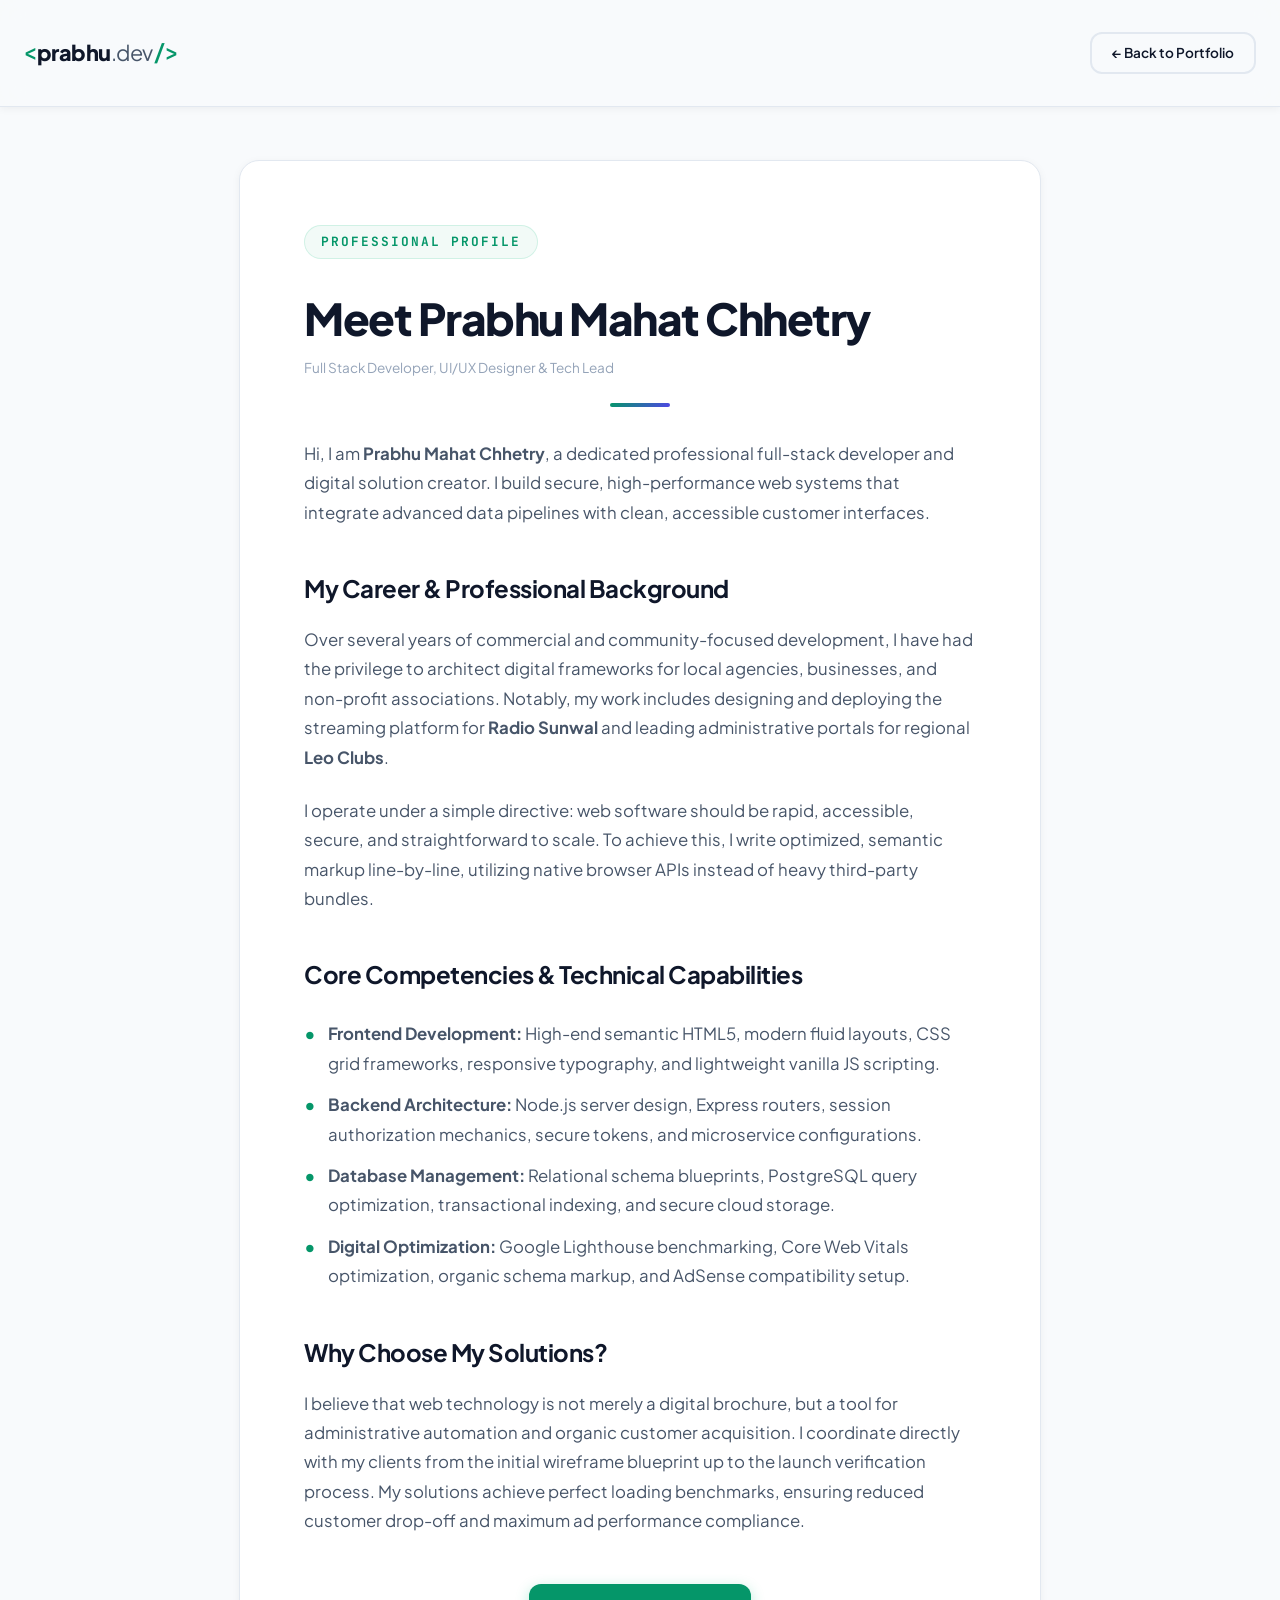
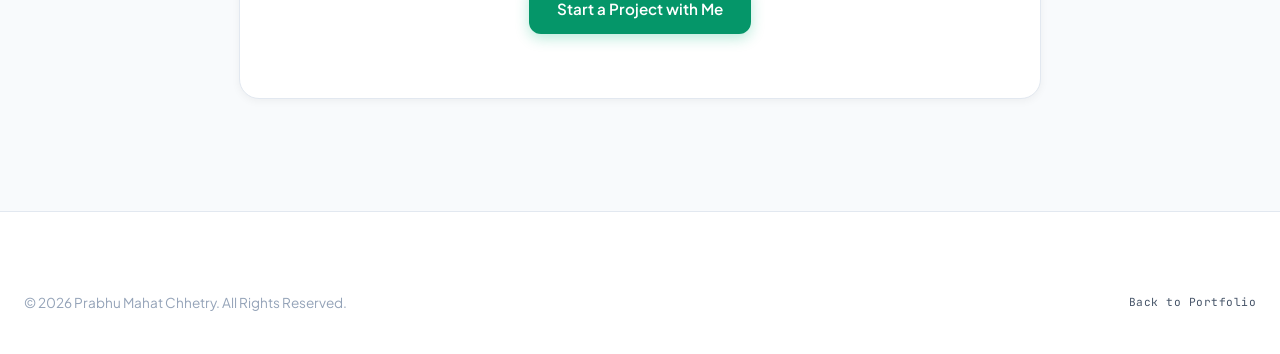
<file: about.html>
<!DOCTYPE html>
<html lang="en" data-theme="dark">
<head>
  <meta charset="UTF-8">
  <meta name="viewport" content="width=device-width, initial-scale=1.0">
  <meta name="description" content="About Prabhu Mahat Chhetry - Senior Full Stack Developer, UI/UX Designer, and Digital Consultant. Explore my career history, engineering values, and achievements.">
  <title>About Prabhu Mahat Chhetry | Full Stack Developer &amp; Consultant</title>
  
  <!-- Google Fonts -->
  <link rel="preconnect" href="https://fonts.googleapis.com">
  <link rel="preconnect" href="https://fonts.gstatic.com" crossorigin>
  <link href="https://fonts.googleapis.com/css2?family=Plus+Jakarta+Sans:wght@300;400;500;600;700;800&family=JetBrains+Mono:wght@400;500;600;700&display=swap" rel="stylesheet">
  
  <link rel="icon" type="image/svg+xml" href="data:image/svg+xml,%3Csvg xmlns='http://www.w3.org/2000/svg' viewBox='0 0 24 24' fill='%2310b981'%3E%3Cpath d='M12 2L2 7l10 5 10-5-10-5zM2 17l10 5 10-5M2 12l10 5 10-5'/%3E%3C/svg%3E">
  <link rel="stylesheet" href="/style.css">
</head>
<body>

  <!-- Minimal Header -->
  <header class="site-header scrolled">
    <div class="nav-container">
      <a href="/index.html#home" class="logo" aria-label="Prabhu Mahat Chhetry Logo">
        <span class="logo-accent">&lt;</span>prabhu<span class="logo-text">.dev</span><span class="logo-accent">/&gt;</span>
      </a>
      <div class="header-actions">
        <a href="/index.html" class="btn btn-outline btn-sm">← Back to Portfolio</a>
      </div>
    </div>
  </header>

  <main class="legal-page-content section-padding">
    <div class="container container-sm">
      <div class="legal-card">
        <span class="section-badge">Professional Profile</span>
        <h1 class="legal-title">Meet Prabhu Mahat Chhetry</h1>
        <p class="legal-meta">Full Stack Developer, UI/UX Designer &amp; Tech Lead</p>
        <div class="title-bar" style="margin-bottom: 2rem;"></div>

        <div class="legal-body">
          <p>Hi, I am <strong>Prabhu Mahat Chhetry</strong>, a dedicated professional full-stack developer and digital solution creator. I build secure, high-performance web systems that integrate advanced data pipelines with clean, accessible customer interfaces.</p>

          <h2>My Career &amp; Professional Background</h2>
          <p>Over several years of commercial and community-focused development, I have had the privilege to architect digital frameworks for local agencies, businesses, and non-profit associations. Notably, my work includes designing and deploying the streaming platform for <strong>Radio Sunwal</strong> and leading administrative portals for regional <strong>Leo Clubs</strong>.</p>
          <p>I operate under a simple directive: web software should be rapid, accessible, secure, and straightforward to scale. To achieve this, I write optimized, semantic markup line-by-line, utilizing native browser APIs instead of heavy third-party bundles.</p>

          <h2>Core Competencies &amp; Technical Capabilities</h2>
          <ul>
            <li><strong>Frontend Development:</strong> High-end semantic HTML5, modern fluid layouts, CSS grid frameworks, responsive typography, and lightweight vanilla JS scripting.</li>
            <li><strong>Backend Architecture:</strong> Node.js server design, Express routers, session authorization mechanics, secure tokens, and microservice configurations.</li>
            <li><strong>Database Management:</strong> Relational schema blueprints, PostgreSQL query optimization, transactional indexing, and secure cloud storage.</li>
            <li><strong>Digital Optimization:</strong> Google Lighthouse benchmarking, Core Web Vitals optimization, organic schema markup, and AdSense compatibility setup.</li>
          </ul>

          <h2>Why Choose My Solutions?</h2>
          <p>I believe that web technology is not merely a digital brochure, but a tool for administrative automation and organic customer acquisition. I coordinate directly with my clients from the initial wireframe blueprint up to the launch verification process. My solutions achieve perfect loading benchmarks, ensuring reduced customer drop-off and maximum ad performance compliance.</p>
          
          <div style="margin-top: 3rem; text-align: center;">
            <a href="/contact.html" class="btn btn-primary">Start a Project with Me</a>
          </div>
        </div>
      </div>
    </div>
  </main>

  <!-- Site Footer -->
  <footer class="site-footer">
    <div class="container footer-bottom-flex" style="border: none; padding-top: 0;">
      <p class="copyright">&copy; 2026 Prabhu Mahat Chhetry. All Rights Reserved.</p>
      <p class="adsense-disclosure font-mono"><a href="/index.html" style="color: var(--text-secondary);">Back to Portfolio</a></p>
    </div>
  </footer>

  <script>
    document.addEventListener('DOMContentLoaded', () => {
      const savedTheme = localStorage.getItem('theme') || 'dark';
      document.documentElement.setAttribute('data-theme', savedTheme);
    });
  </script>
</body>
</html>
</file>
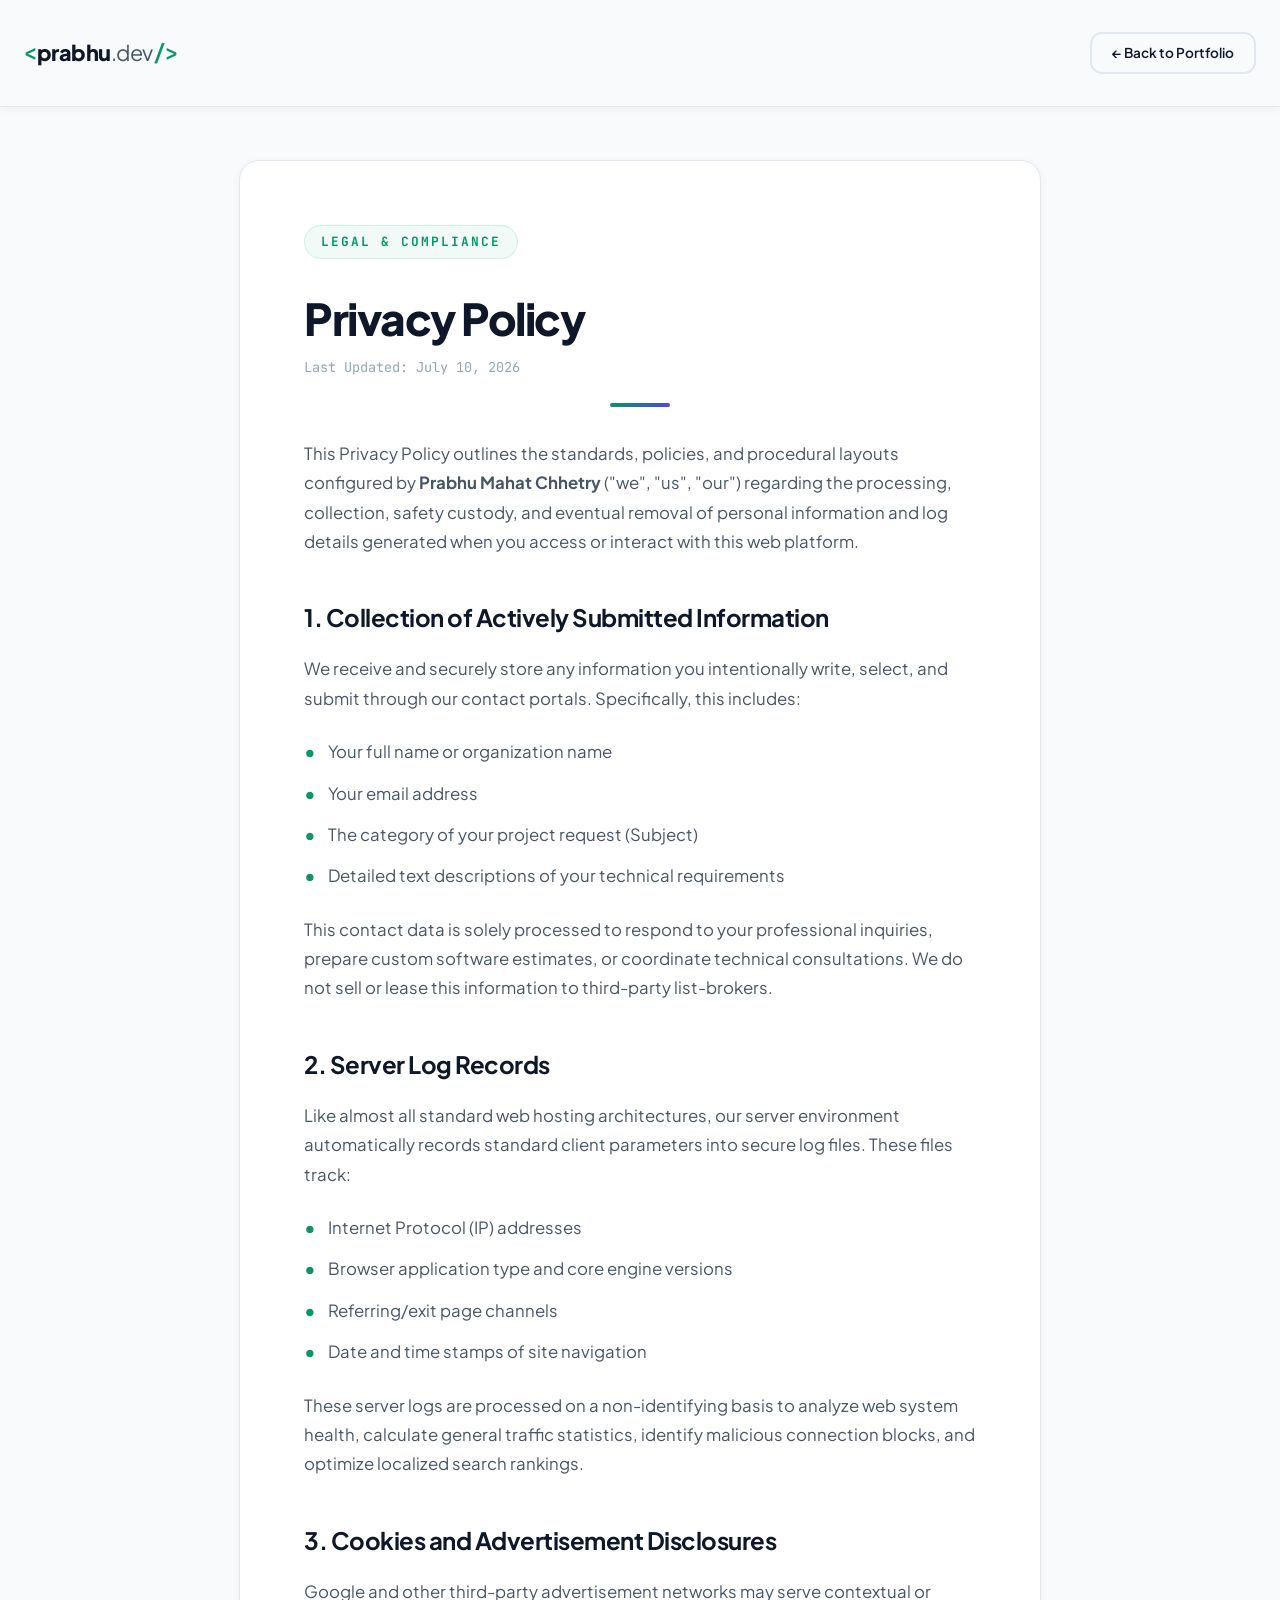
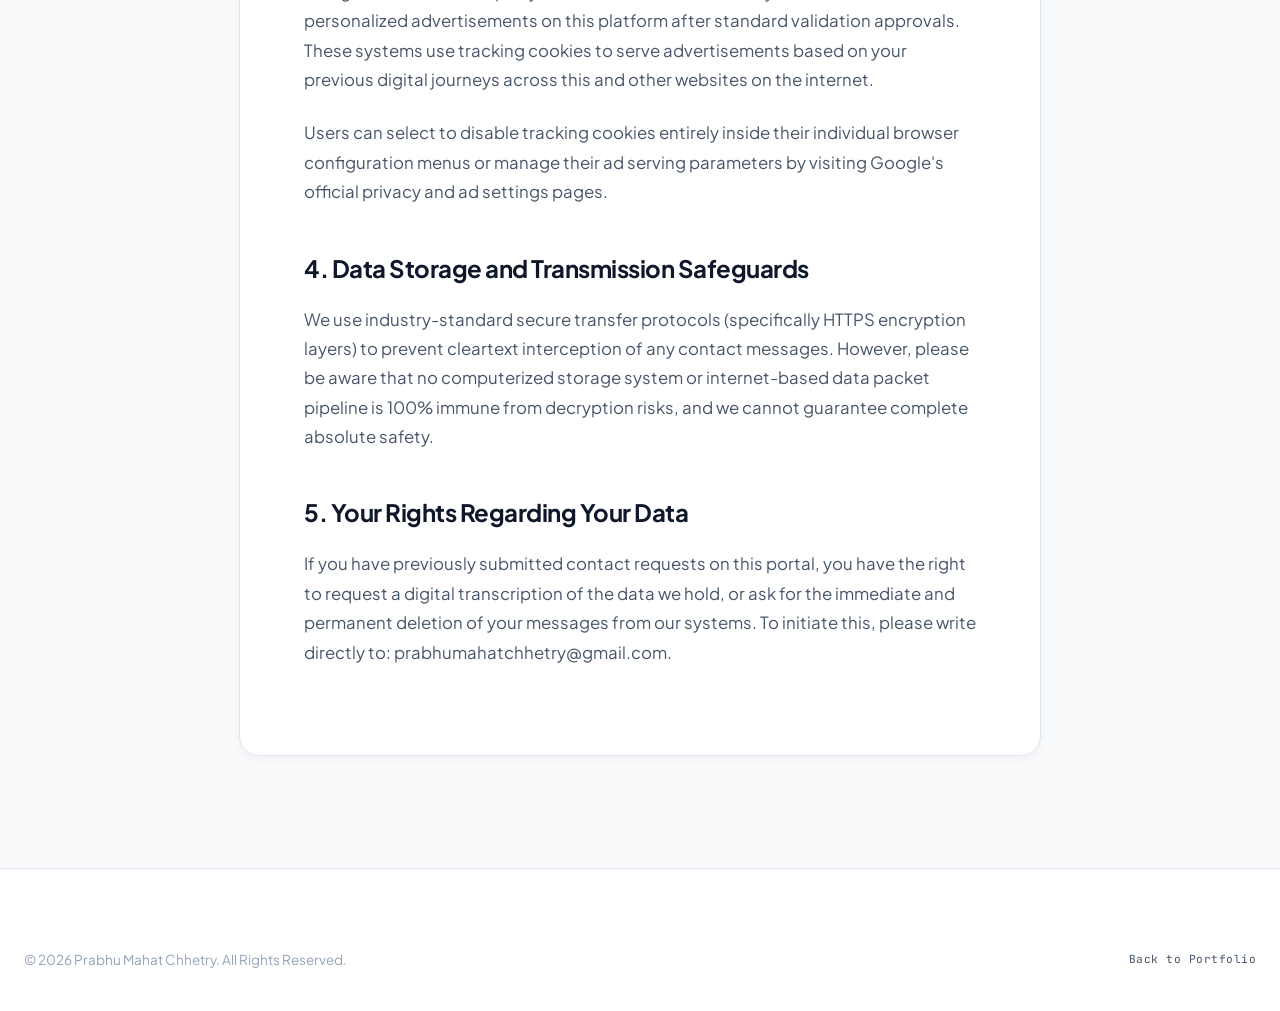
<file: privacy.html>
<!DOCTYPE html>
<html lang="en" data-theme="dark">
<head>
  <meta charset="UTF-8">
  <meta name="viewport" content="width=device-width, initial-scale=1.0">
  <meta name="description" content="Privacy Policy - Prabhu Mahat Chhetry. Detailed privacy protection parameters, data safety measures, and cookie disclosures.">
  <title>Privacy Policy | Prabhu Mahat Chhetry</title>
  
  <!-- Google Fonts -->
  <link rel="preconnect" href="https://fonts.googleapis.com">
  <link rel="preconnect" href="https://fonts.gstatic.com" crossorigin>
  <link href="https://fonts.googleapis.com/css2?family=Plus+Jakarta+Sans:wght@300;400;500;600;700;800&family=JetBrains+Mono:wght@400;500;600;700&display=swap" rel="stylesheet">
  
  <link rel="icon" type="image/svg+xml" href="data:image/svg+xml,%3Csvg xmlns='http://www.w3.org/2000/svg' viewBox='0 0 24 24' fill='%2310b981'%3E%3Cpath d='M12 2L2 7l10 5 10-5-10-5zM2 17l10 5 10-5M2 12l10 5 10-5'/%3E%3C/svg%3E">
  <link rel="stylesheet" href="/style.css">
</head>
<body>

  <!-- Minimal Header -->
  <header class="site-header scrolled">
    <div class="nav-container">
      <a href="/index.html#home" class="logo" aria-label="Prabhu Mahat Chhetry Logo">
        <span class="logo-accent">&lt;</span>prabhu<span class="logo-text">.dev</span><span class="logo-accent">/&gt;</span>
      </a>
      <div class="header-actions">
        <a href="/index.html" class="btn btn-outline btn-sm">← Back to Portfolio</a>
      </div>
    </div>
  </header>

  <main class="legal-page-content section-padding">
    <div class="container container-sm">
      <div class="legal-card">
        <span class="section-badge">Legal &amp; Compliance</span>
        <h1 class="legal-title">Privacy Policy</h1>
        <p class="legal-meta font-mono">Last Updated: July 10, 2026</p>
        <div class="title-bar" style="margin-bottom: 2rem;"></div>

        <div class="legal-body">
          <p>This Privacy Policy outlines the standards, policies, and procedural layouts configured by <strong>Prabhu Mahat Chhetry</strong> ("we", "us", "our") regarding the processing, collection, safety custody, and eventual removal of personal information and log details generated when you access or interact with this web platform.</p>
          
          <h2>1. Collection of Actively Submitted Information</h2>
          <p>We receive and securely store any information you intentionally write, select, and submit through our contact portals. Specifically, this includes:</p>
          <ul>
            <li>Your full name or organization name</li>
            <li>Your email address</li>
            <li>The category of your project request (Subject)</li>
            <li>Detailed text descriptions of your technical requirements</li>
          </ul>
          <p>This contact data is solely processed to respond to your professional inquiries, prepare custom software estimates, or coordinate technical consultations. We do not sell or lease this information to third-party list-brokers.</p>

          <h2>2. Server Log Records</h2>
          <p>Like almost all standard web hosting architectures, our server environment automatically records standard client parameters into secure log files. These files track:</p>
          <ul>
            <li>Internet Protocol (IP) addresses</li>
            <li>Browser application type and core engine versions</li>
            <li>Referring/exit page channels</li>
            <li>Date and time stamps of site navigation</li>
          </ul>
          <p>These server logs are processed on a non-identifying basis to analyze web system health, calculate general traffic statistics, identify malicious connection blocks, and optimize localized search rankings.</p>

          <h2>3. Cookies and Advertisement Disclosures</h2>
          <p>Google and other third-party advertisement networks may serve contextual or personalized advertisements on this platform after standard validation approvals. These systems use tracking cookies to serve advertisements based on your previous digital journeys across this and other websites on the internet.</p>
          <p>Users can select to disable tracking cookies entirely inside their individual browser configuration menus or manage their ad serving parameters by visiting Google's official privacy and ad settings pages.</p>

          <h2>4. Data Storage and Transmission Safeguards</h2>
          <p>We use industry-standard secure transfer protocols (specifically HTTPS encryption layers) to prevent cleartext interception of any contact messages. However, please be aware that no computerized storage system or internet-based data packet pipeline is 100% immune from decryption risks, and we cannot guarantee complete absolute safety.</p>

          <h2>5. Your Rights Regarding Your Data</h2>
          <p>If you have previously submitted contact requests on this portal, you have the right to request a digital transcription of the data we hold, or ask for the immediate and permanent deletion of your messages from our systems. To initiate this, please write directly to: <a href="mailto:prabhumahatchhetry@gmail.com">prabhumahatchhetry@gmail.com</a>.</p>
        </div>
      </div>
    </div>
  </main>

  <!-- Site Footer -->
  <footer class="site-footer">
    <div class="container footer-bottom-flex" style="border: none; padding-top: 0;">
      <p class="copyright">&copy; 2026 Prabhu Mahat Chhetry. All Rights Reserved.</p>
      <p class="adsense-disclosure font-mono"><a href="/index.html" style="color: var(--text-secondary);">Back to Portfolio</a></p>
    </div>
  </footer>

  <script>
    // Simple theme restoration from localStorage for the subpages
    document.addEventListener('DOMContentLoaded', () => {
      const savedTheme = localStorage.getItem('theme') || 'dark';
      document.documentElement.setAttribute('data-theme', savedTheme);
    });
  </script>
</body>
</html>
</file>
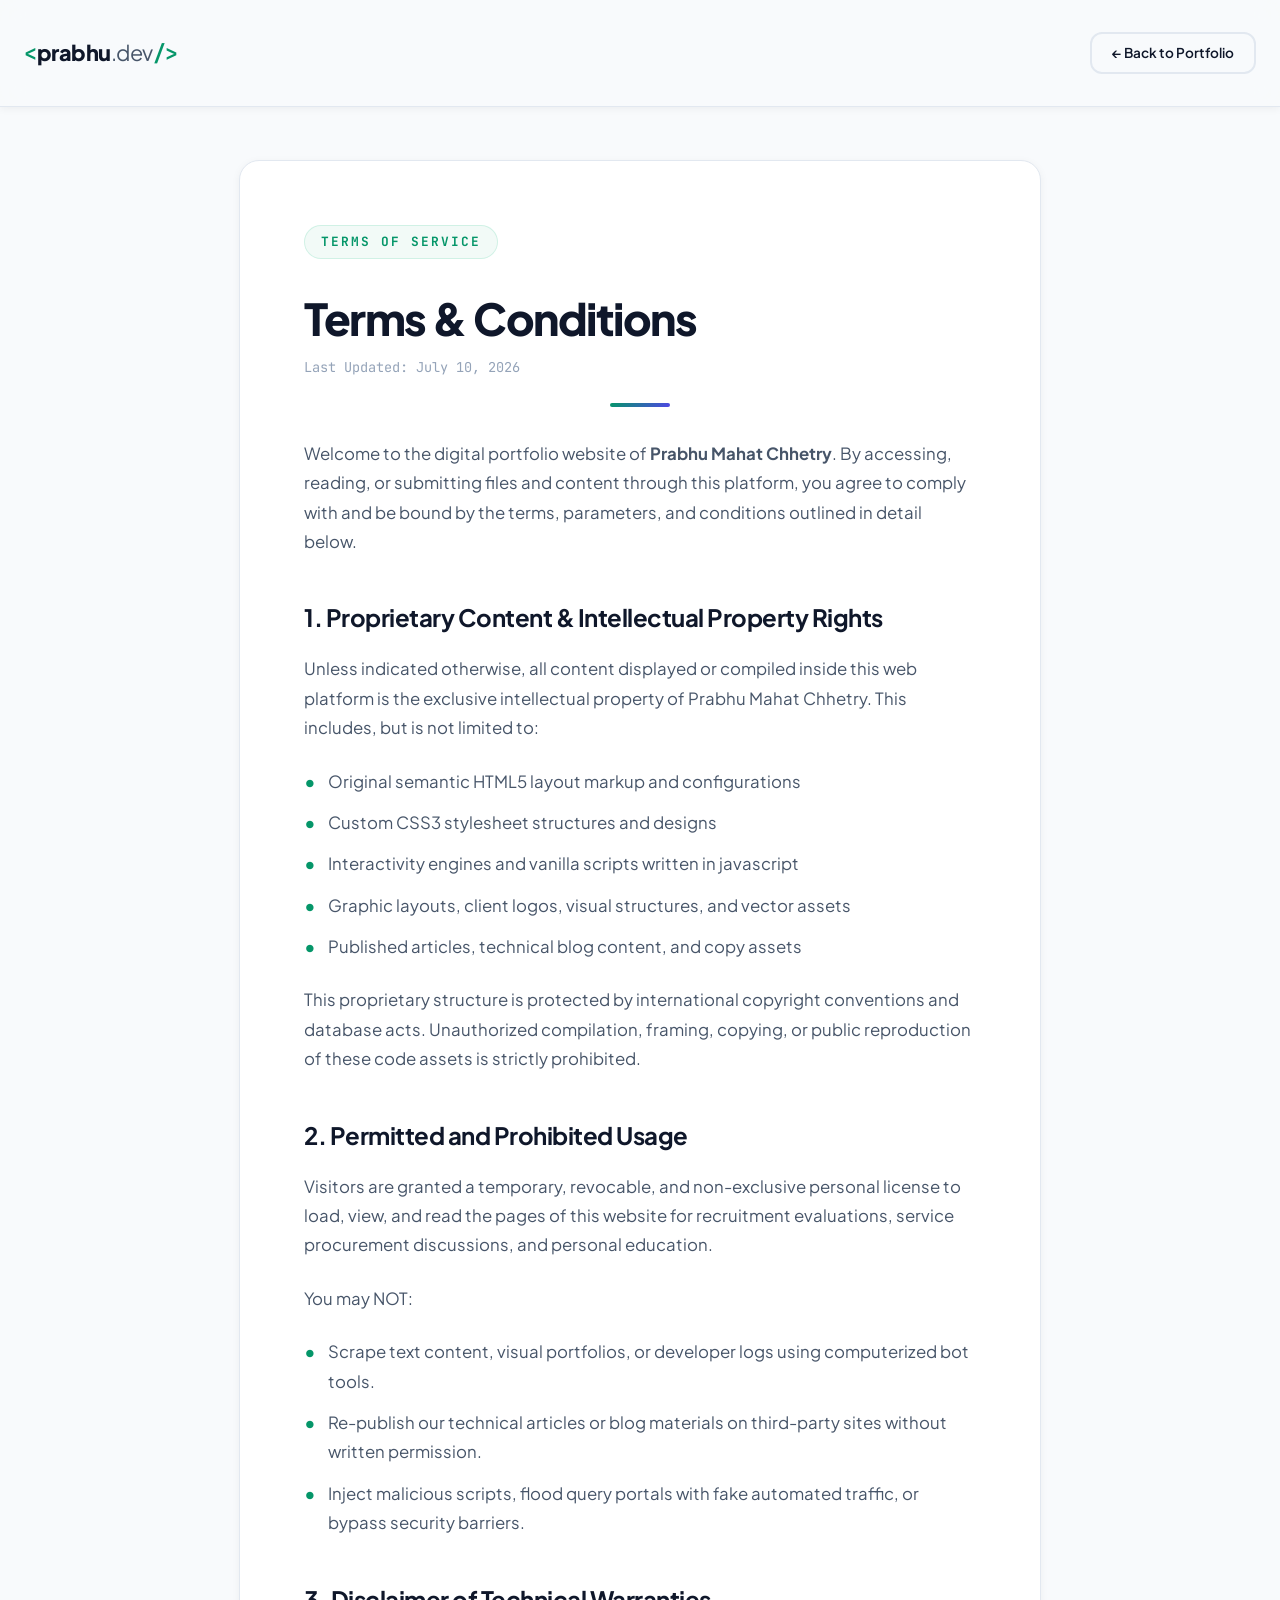
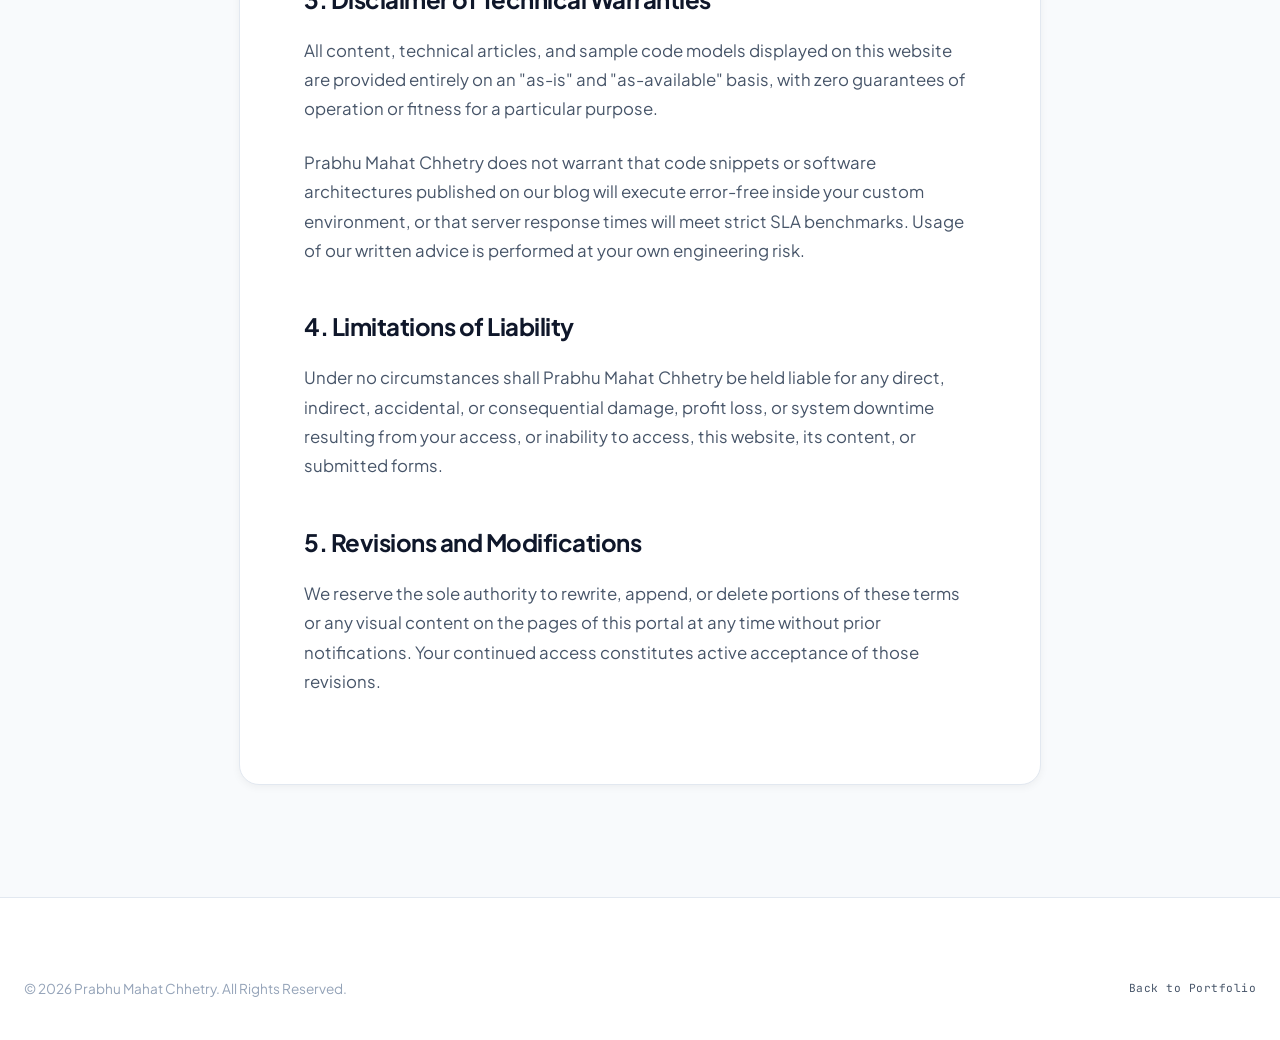
<file: terms.html>
<!DOCTYPE html>
<html lang="en" data-theme="dark">
<head>
  <meta charset="UTF-8">
  <meta name="viewport" content="width=device-width, initial-scale=1.0">
  <meta name="description" content="Terms & Conditions - Prabhu Mahat Chhetry. Review our intellectual property guidelines, allowable usage clauses, and liability limitations.">
  <title>Terms &amp; Conditions | Prabhu Mahat Chhetry</title>
  
  <!-- Google Fonts -->
  <link rel="preconnect" href="https://fonts.googleapis.com">
  <link rel="preconnect" href="https://fonts.gstatic.com" crossorigin>
  <link href="https://fonts.googleapis.com/css2?family=Plus+Jakarta+Sans:wght@300;400;500;600;700;800&family=JetBrains+Mono:wght@400;500;600;700&display=swap" rel="stylesheet">
  
  <link rel="icon" type="image/svg+xml" href="data:image/svg+xml,%3Csvg xmlns='http://www.w3.org/2000/svg' viewBox='0 0 24 24' fill='%2310b981'%3E%3Cpath d='M12 2L2 7l10 5 10-5-10-5zM2 17l10 5 10-5M2 12l10 5 10-5'/%3E%3C/svg%3E">
  <link rel="stylesheet" href="/style.css">
</head>
<body>

  <!-- Minimal Header -->
  <header class="site-header scrolled">
    <div class="nav-container">
      <a href="/index.html#home" class="logo" aria-label="Prabhu Mahat Chhetry Logo">
        <span class="logo-accent">&lt;</span>prabhu<span class="logo-text">.dev</span><span class="logo-accent">/&gt;</span>
      </a>
      <div class="header-actions">
        <a href="/index.html" class="btn btn-outline btn-sm">← Back to Portfolio</a>
      </div>
    </div>
  </header>

  <main class="legal-page-content section-padding">
    <div class="container container-sm">
      <div class="legal-card">
        <span class="section-badge">Terms of Service</span>
        <h1 class="legal-title">Terms &amp; Conditions</h1>
        <p class="legal-meta font-mono">Last Updated: July 10, 2026</p>
        <div class="title-bar" style="margin-bottom: 2rem;"></div>

        <div class="legal-body">
          <p>Welcome to the digital portfolio website of <strong>Prabhu Mahat Chhetry</strong>. By accessing, reading, or submitting files and content through this platform, you agree to comply with and be bound by the terms, parameters, and conditions outlined in detail below.</p>
          
          <h2>1. Proprietary Content &amp; Intellectual Property Rights</h2>
          <p>Unless indicated otherwise, all content displayed or compiled inside this web platform is the exclusive intellectual property of Prabhu Mahat Chhetry. This includes, but is not limited to:</p>
          <ul>
            <li>Original semantic HTML5 layout markup and configurations</li>
            <li>Custom CSS3 stylesheet structures and designs</li>
            <li>Interactivity engines and vanilla scripts written in javascript</li>
            <li>Graphic layouts, client logos, visual structures, and vector assets</li>
            <li>Published articles, technical blog content, and copy assets</li>
          </ul>
          <p>This proprietary structure is protected by international copyright conventions and database acts. Unauthorized compilation, framing, copying, or public reproduction of these code assets is strictly prohibited.</p>

          <h2>2. Permitted and Prohibited Usage</h2>
          <p>Visitors are granted a temporary, revocable, and non-exclusive personal license to load, view, and read the pages of this website for recruitment evaluations, service procurement discussions, and personal education.</p>
          <p>You may NOT:</p>
          <ul>
            <li>Scrape text content, visual portfolios, or developer logs using computerized bot tools.</li>
            <li>Re-publish our technical articles or blog materials on third-party sites without written permission.</li>
            <li>Inject malicious scripts, flood query portals with fake automated traffic, or bypass security barriers.</li>
          </ul>

          <h2>3. Disclaimer of Technical Warranties</h2>
          <p>All content, technical articles, and sample code models displayed on this website are provided entirely on an "as-is" and "as-available" basis, with zero guarantees of operation or fitness for a particular purpose.</p>
          <p>Prabhu Mahat Chhetry does not warrant that code snippets or software architectures published on our blog will execute error-free inside your custom environment, or that server response times will meet strict SLA benchmarks. Usage of our written advice is performed at your own engineering risk.</p>

          <h2>4. Limitations of Liability</h2>
          <p>Under no circumstances shall Prabhu Mahat Chhetry be held liable for any direct, indirect, accidental, or consequential damage, profit loss, or system downtime resulting from your access, or inability to access, this website, its content, or submitted forms.</p>

          <h2>5. Revisions and Modifications</h2>
          <p>We reserve the sole authority to rewrite, append, or delete portions of these terms or any visual content on the pages of this portal at any time without prior notifications. Your continued access constitutes active acceptance of those revisions.</p>
        </div>
      </div>
    </div>
  </main>

  <!-- Site Footer -->
  <footer class="site-footer">
    <div class="container footer-bottom-flex" style="border: none; padding-top: 0;">
      <p class="copyright">&copy; 2026 Prabhu Mahat Chhetry. All Rights Reserved.</p>
      <p class="adsense-disclosure font-mono"><a href="/index.html" style="color: var(--text-secondary);">Back to Portfolio</a></p>
    </div>
  </footer>

  <script>
    document.addEventListener('DOMContentLoaded', () => {
      const savedTheme = localStorage.getItem('theme') || 'dark';
      document.documentElement.setAttribute('data-theme', savedTheme);
    });
  </script>
</body>
</html>
</file>
<file: style.css>
/* ==========================================================================
   PRABHU MAHAT CHHETRY - HIGH-END PROFESSIONAL DEVELOPER PORTFOLIO STYLESHEET
   Pure CSS3 Implementation, 100% Responsive, Zero Framework Dependencies
   ========================================================================== */

/* 1. DESIGN SYSTEM VARIABLES */
:root {
  /* Font Families */
  --font-sans: 'Plus Jakarta Sans', ui-sans-serif, system-ui, -apple-system, sans-serif;
  --font-mono: 'JetBrains Mono', ui-monospace, SFMono-Regular, monospace;

  /* Transitions */
  --transition-smooth: all 0.3s cubic-bezier(0.4, 0, 0.2, 1);
  --transition-bounce: all 0.5s cubic-bezier(0.175, 0.885, 0.32, 1.275);
  
  /* Border Radius */
  --radius-sm: 6px;
  --radius-md: 12px;
  --radius-lg: 20px;
  --radius-full: 9999px;

  /* Shadows */
  --shadow-sm: 0 2px 8px rgba(0, 0, 0, 0.05);
  --shadow-md: 0 8px 24px rgba(0, 0, 0, 0.08);
  --shadow-lg: 0 16px 40px rgba(0, 0, 0, 0.12);
}

/* 1.1 DARK THEME (Default) */
html[data-theme="dark"] {
  --bg-primary: #0a0f1d;
  --bg-secondary: #0f172a;
  --bg-tertiary: #1e293b;
  
  --card-bg: rgba(15, 23, 42, 0.8);
  --card-hover-bg: rgba(30, 41, 59, 0.9);
  --border-color: rgba(255, 255, 255, 0.08);
  --border-hover: rgba(16, 185, 129, 0.4);
  
  --text-primary: #f8fafc;
  --text-secondary: #94a3b8;
  --text-muted: #64748b;
  
  --accent-primary: #10b981; /* Emerald */
  --accent-secondary: #6366f1; /* Indigo */
  --accent-glow: rgba(16, 185, 129, 0.15);
  --accent-light: rgba(16, 185, 129, 0.1);
  
  --header-bg: rgba(10, 15, 29, 0.8);
  --input-bg: #090d16;
  --input-border: rgba(255, 255, 255, 0.1);
  --success-bg: rgba(16, 185, 129, 0.1);
  
  --gradient-1: linear-gradient(135deg, #10b981 0%, #6366f1 100%);
}

/* 1.2 LIGHT THEME */
html[data-theme="light"] {
  --bg-primary: #f8fafc;
  --bg-secondary: #ffffff;
  --bg-tertiary: #f1f5f9;
  
  --card-bg: #ffffff;
  --card-hover-bg: #f8fafc;
  --border-color: #e2e8f0;
  --border-hover: rgba(16, 185, 129, 0.6);
  
  --text-primary: #0f172a;
  --text-secondary: #475569;
  --text-muted: #94a3b8;
  
  --accent-primary: #059669; /* Rich Emerald */
  --accent-secondary: #4f46e5; /* Rich Indigo */
  --accent-glow: rgba(5, 150, 105, 0.1);
  --accent-light: rgba(5, 150, 105, 0.05);
  
  --header-bg: rgba(248, 250, 252, 0.8);
  --input-bg: #ffffff;
  --input-border: #cbd5e1;
  --success-bg: rgba(5, 150, 105, 0.08);
  
  --gradient-1: linear-gradient(135deg, #059669 0%, #4f46e5 100%);
}

/* 2. BASE RESET & GENERAL STYLES */
*, *::before, *::after {
  box-sizing: border-box;
  margin: 0;
  padding: 0;
}

html {
  scroll-behavior: smooth;
  font-size: 16px;
  -webkit-text-size-adjust: 100%;
  -ms-overflow-style: none;  /* IE and Edge */
  scrollbar-width: none;  /* Firefox */
}

/* Hide scrollbar globally for Chrome, Safari and Opera */
::-webkit-scrollbar {
  display: none;
}

body {
  font-family: var(--font-sans);
  background-color: var(--bg-primary);
  color: var(--text-primary);
  line-height: 1.6;
  overflow-x: hidden;
  transition: background-color 0.3s ease, color 0.3s ease;
  -ms-overflow-style: none;  /* IE and Edge */
  scrollbar-width: none;  /* Firefox */
}

ul, ol {
  list-style: none;
}

a {
  color: inherit;
  text-decoration: none;
  transition: var(--transition-smooth);
}

button, input, textarea, select {
  font-family: inherit;
  font-size: inherit;
  color: inherit;
  background: none;
  border: none;
  outline: none;
}

img {
  max-width: 100%;
  height: auto;
  display: block;
}

/* Font helpers */
.font-mono {
  font-family: var(--font-mono);
}

/* 3. LAYOUT CONTAINERS & GRID STRUCTURE */
.container {
  width: 100%;
  max-width: 1400px;
  margin: 0 auto;
  padding: 0 1.5rem;
}

.container-sm {
  max-width: 850px;
}

.section-padding {
  padding: 7rem 0;
}

.bg-alt {
  background-color: var(--bg-secondary);
}

/* 4. REUSABLE UI ELEMENTS (Buttons, Badges, Titles) */
.btn {
  display: inline-flex;
  align-items: center;
  justify-content: center;
  padding: 0.75rem 1.75rem;
  font-weight: 600;
  border-radius: var(--radius-md);
  cursor: pointer;
  transition: var(--transition-bounce);
  font-size: 0.95rem;
  gap: 0.5rem;
}

.btn-primary {
  background-color: var(--accent-primary);
  color: #ffffff;
  box-shadow: 0 4px 14px rgba(16, 185, 129, 0.3);
}

.btn-primary:hover {
  background-color: var(--accent-secondary);
  box-shadow: 0 6px 20px rgba(99, 102, 240, 0.4);
  transform: translateY(-2px);
}

.btn-outline {
  border: 2px solid var(--border-color);
  color: var(--text-primary);
}

.btn-outline:hover {
  border-color: var(--accent-primary);
  color: var(--accent-primary);
  background-color: var(--accent-light);
  transform: translateY(-2px);
}

.btn-sm {
  padding: 0.5rem 1.25rem;
  font-size: 0.85rem;
}

.btn-lg {
  padding: 0.9rem 2.25rem;
  font-size: 1.05rem;
}

/* Text styles */
.gradient-text {
  background: var(--gradient-1);
  -webkit-background-clip: text;
  -webkit-text-fill-color: transparent;
  background-clip: text;
}

.section-title-container {
  display: flex;
  flex-direction: column;
  align-items: center;
  text-align: center;
  margin-bottom: 5rem;
}

.section-badge {
  display: inline-block;
  font-family: var(--font-mono);
  font-size: 0.8rem;
  font-weight: 700;
  color: var(--accent-primary);
  text-transform: uppercase;
  letter-spacing: 2px;
  background-color: var(--accent-light);
  padding: 0.35rem 1rem;
  border-radius: var(--radius-full);
  border: 1px solid rgba(16, 185, 129, 0.15);
  margin-bottom: 1rem;
}

.section-title {
  font-size: 2.5rem;
  font-weight: 800;
  letter-spacing: -1px;
  margin-top: 0.5rem;
}

.section-desc {
  font-size: 1.05rem;
  color: var(--text-secondary);
  max-width: 650px;
  margin: 1rem auto 0 auto;
  line-height: 1.6;
  text-align: center;
}

.title-bar {
  width: 60px;
  height: 4px;
  background: var(--gradient-1);
  border-radius: var(--radius-full);
  margin: 1rem auto 0 auto;
}

/* 5. HEADER & NAVIGATION */
.site-header {
  position: fixed;
  top: 0;
  left: 0;
  width: 100%;
  z-index: 100;
  background-color: transparent;
  border-bottom: 1px solid transparent;
  transition: var(--transition-smooth);
}

.site-header.scrolled {
  background-color: var(--header-bg);
  backdrop-filter: blur(12px);
  -webkit-backdrop-filter: blur(12px);
  border-bottom: 1px solid var(--border-color);
  box-shadow: var(--shadow-sm);
  padding: 0.75rem 0;
}

.nav-container {
  max-width: 1400px;
  margin: 0 auto;
  padding: 1.25rem 1.5rem;
  display: flex;
  align-items: center;
  justify-content: space-between;
}

.logo {
  font-size: 1.35rem;
  font-weight: 800;
  letter-spacing: -0.5px;
  color: var(--text-primary);
  display: flex;
  align-items: center;
}

.logo-accent {
  color: var(--accent-primary);
  font-family: var(--font-mono);
  font-weight: 700;
}

.logo-text {
  font-weight: 400;
  color: var(--text-secondary);
}

.desktop-nav .nav-list {
  display: flex;
  gap: 2.25rem;
}

.nav-link {
  font-size: 0.95rem;
  font-weight: 500;
  color: var(--text-secondary);
  position: relative;
  padding: 0.5rem 0;
}

.nav-link:hover, .nav-link.active {
  color: var(--text-primary);
}

.nav-link::after {
  content: '';
  position: absolute;
  bottom: 0;
  left: 0;
  width: 0;
  height: 2px;
  background-color: var(--accent-primary);
  transition: var(--transition-smooth);
}

.nav-link:hover::after, .nav-link.active::after {
  width: 100%;
}

.header-actions {
  display: flex;
  align-items: center;
  gap: 1.25rem;
}

.theme-toggle-btn {
  background: none;
  border: 1px solid var(--border-color);
  width: 40px;
  height: 40px;
  border-radius: var(--radius-md);
  display: flex;
  align-items: center;
  justify-content: center;
  cursor: pointer;
  transition: var(--transition-smooth);
  color: var(--text-secondary);
}

.theme-toggle-btn:hover {
  border-color: var(--accent-primary);
  color: var(--accent-primary);
  background-color: var(--accent-light);
}

/* Toggle Sun/Moon Icon states */
html[data-theme="dark"] .theme-toggle-btn .sun-icon {
  display: block;
}
html[data-theme="dark"] .theme-toggle-btn .moon-icon {
  display: none;
}
html[data-theme="light"] .theme-toggle-btn .sun-icon {
  display: none;
}
html[data-theme="light"] .theme-toggle-btn .moon-icon {
  display: block;
}

.header-cta {
  font-size: 0.85rem;
  padding: 0.55rem 1.25rem;
}

/* 5.1 MOBILE DRAWER NAVIGATION */
.hamburger-btn {
  display: none;
  flex-direction: column;
  justify-content: space-between;
  width: 24px;
  height: 18px;
  background: none;
  border: none;
  cursor: pointer;
  z-index: 110;
}

.hamburger-line {
  width: 100%;
  height: 2px;
  background-color: var(--text-primary);
  border-radius: var(--radius-full);
  transition: var(--transition-smooth);
}

/* Mobile Overlay Drawer */
.mobile-menu-overlay {
  position: fixed;
  top: 0;
  left: 0;
  width: 100%;
  height: 100%;
  background-color: rgba(10, 15, 29, 0.6);
  backdrop-filter: blur(8px);
  -webkit-backdrop-filter: blur(8px);
  z-index: 200;
  opacity: 0;
  visibility: hidden;
  transition: var(--transition-smooth);
}

.mobile-menu-overlay.open {
  opacity: 1;
  visibility: visible;
}

.mobile-drawer {
  position: fixed;
  top: 0;
  right: 0;
  width: 100%;
  max-width: 380px;
  height: 100%;
  background-color: var(--bg-secondary);
  border-left: 1px solid var(--border-color);
  padding: 2rem 2.5rem;
  display: flex;
  flex-direction: column;
  justify-content: space-between;
  box-shadow: var(--shadow-lg);
  transform: translateX(100%);
  transition: transform 0.4s cubic-bezier(0.16, 1, 0.3, 1);
}

.mobile-menu-overlay.open .mobile-drawer {
  transform: translateX(0);
}

.mobile-drawer-header {
  display: flex;
  align-items: center;
  justify-content: space-between;
}

.mobile-drawer-header .logo {
  font-size: 1.25rem;
  font-weight: 800;
}

.mobile-drawer-header .close-btn {
  font-size: 2.25rem;
  cursor: pointer;
  color: var(--text-secondary);
  transition: var(--transition-smooth);
  width: 40px;
  height: 40px;
  display: flex;
  align-items: center;
  justify-content: center;
  border-radius: var(--radius-full);
  border: 1px solid var(--border-color);
}

.mobile-drawer-header .close-btn:hover {
  color: var(--accent-primary);
  border-color: var(--accent-primary);
  background-color: var(--accent-light);
}

.mobile-drawer-nav {
  margin: 3.5rem 0;
}

.mobile-drawer-nav ul {
  display: flex;
  flex-direction: column;
  gap: 1.75rem;
}

.mobile-nav-link {
  font-size: 1.35rem;
  font-weight: 600;
  color: var(--text-secondary);
  display: block;
}

.mobile-nav-link:hover {
  color: var(--accent-primary);
  padding-left: 0.5rem;
}

.mobile-drawer-footer {
  font-size: 0.85rem;
  color: var(--text-muted);
  border-top: 1px solid var(--border-color);
  padding-top: 1.5rem;
}

.drawer-status {
  color: var(--accent-primary);
  font-weight: 600;
  margin-top: 0.5rem;
}

/* 6. HERO SECTION */
.hero-section {
  position: relative;
  padding: 10.5rem 0 7.5rem 0;
  overflow: hidden;
}

.hero-bg-accent-1 {
  position: absolute;
  top: -10%;
  right: -5%;
  width: 500px;
  height: 500px;
  background: radial-gradient(circle, rgba(16, 185, 129, 0.08) 0%, rgba(10, 15, 29, 0) 70%);
  z-index: 1;
  pointer-events: none;
}

.hero-bg-accent-2 {
  position: absolute;
  bottom: -5%;
  left: -5%;
  width: 500px;
  height: 500px;
  background: radial-gradient(circle, rgba(99, 102, 240, 0.06) 0%, rgba(10, 15, 29, 0) 70%);
  z-index: 1;
  pointer-events: none;
}

.hero-container {
  position: relative;
  z-index: 2;
}

.hero-grid {
  display: grid;
  grid-template-columns: 1.1fr 0.9fr;
  gap: 4rem;
  align-items: center;
}

.hero-badge-container {
  display: inline-flex;
  align-items: center;
  gap: 0.5rem;
  background-color: var(--bg-secondary);
  border: 1px solid var(--border-color);
  padding: 0.45rem 1.1rem;
  border-radius: var(--radius-full);
  margin-bottom: 1.75rem;
}

.badge-dot {
  width: 8px;
  height: 8px;
  background-color: var(--accent-primary);
  border-radius: var(--radius-full);
  box-shadow: 0 0 8px var(--accent-primary);
  display: inline-block;
  animation: pulse 2s infinite;
}

@keyframes pulse {
  0% { transform: scale(0.95); opacity: 0.5; }
  50% { transform: scale(1.1); opacity: 1; box-shadow: 0 0 12px var(--accent-primary); }
  100% { transform: scale(0.95); opacity: 0.5; }
}

.hero-badge {
  font-family: var(--font-mono);
  font-size: 0.8rem;
  font-weight: 700;
  text-transform: uppercase;
  letter-spacing: 1.5px;
  color: var(--text-secondary);
}

.hero-title {
  font-size: 3.5rem;
  font-weight: 800;
  line-height: 1.15;
  letter-spacing: -2px;
  margin-bottom: 1.5rem;
}

.hero-subtitle {
  font-size: 1.1rem;
  line-height: 1.65;
  color: var(--text-secondary);
  margin-bottom: 2.5rem;
  max-width: 650px;
}

.hero-actions {
  display: flex;
  gap: 1.25rem;
}

/* 6.1 HERO DASHBOARD PREVIEW */
.hero-dashboard-preview {
  position: relative;
}

.dashboard-mock {
  background-color: #0b0f19;
  border: 1px solid rgba(255, 255, 255, 0.08);
  border-radius: var(--radius-lg);
  overflow: hidden;
  box-shadow: var(--shadow-lg), 0 20px 50px rgba(0, 0, 0, 0.3);
  color: #f1f5f9;
}

.dashboard-header {
  background-color: rgba(255, 255, 255, 0.02);
  border-bottom: 1px solid rgba(255, 255, 255, 0.08);
  padding: 0.9rem 1.25rem;
  display: flex;
  align-items: center;
  gap: 1rem;
}

.dashboard-dots {
  display: flex;
  gap: 0.45rem;
}

.dash-dot {
  width: 10px;
  height: 10px;
  border-radius: var(--radius-full);
  display: inline-block;
}

.dash-dot.red { background-color: #ef4444; }
.dash-dot.yellow { background-color: #f59e0b; }
.dash-dot.green { background-color: #10b981; }

.dashboard-tab {
  font-family: var(--font-mono);
  font-size: 0.75rem;
  color: #64748b;
  letter-spacing: 0.5px;
}

.dashboard-body {
  padding: 1.5rem;
  font-size: 0.85rem;
  color: #e2e8f0;
}

.terminal-line {
  color: #94a3b8;
  margin-bottom: 0.65rem;
}

.terminal-prompt {
  color: #10b981;
  margin-right: 0.5rem;
}

.success-text {
  color: #10b981;
}

.dashboard-stats-grid {
  display: grid;
  grid-template-columns: repeat(3, 1fr);
  gap: 1rem;
  margin: 1.5rem 0;
}

.dash-stat-box {
  background-color: rgba(255, 255, 255, 0.02);
  border: 1px solid rgba(255, 255, 255, 0.08);
  border-radius: var(--radius-sm);
  padding: 0.75rem;
  display: flex;
  flex-direction: column;
}

.dash-stat-box .stat-label {
  font-size: 0.65rem;
  color: #64748b;
  font-weight: 600;
  letter-spacing: 1px;
  margin-bottom: 0.25rem;
}

.dash-stat-box .stat-value {
  font-size: 1rem;
  font-weight: 700;
  color: #f8fafc;
}

.text-emerald { color: #10b981; }
.text-indigo { color: #818cf8; }

.terminal-code-block {
  background-color: rgba(0, 0, 0, 0.2);
  border-radius: var(--radius-sm);
  padding: 1rem;
  border-left: 3px solid #10b981;
  margin: 1.25rem 0 0.5rem 0;
  line-height: 1.5;
  color: #cbd5e1;
  font-family: var(--font-mono);
}

.code-comment { color: #64748b; }
.code-keyword { color: #f43f5e; }
.code-variable { color: #fbbf24; }
.code-string { color: #34d399; }
.code-literal { color: #818cf8; }

.terminal-status-bar {
  display: flex;
  justify-content: space-between;
  border-top: 1px solid rgba(255, 255, 255, 0.08);
  padding-top: 0.75rem;
  margin-top: 1.25rem;
  font-size: 0.7rem;
  color: #64748b;
}

/* 7. STATS/ACHIEVEMENTS SECTION */
.stats-section {
  padding: 2.5rem 0;
  position: relative;
  z-index: 10;
  margin-top: -3rem;
}

.stats-grid {
  display: grid;
  grid-template-columns: repeat(4, 1fr);
  gap: 1.5rem;
  background-color: var(--bg-secondary);
  border: 1px solid var(--border-color);
  border-radius: var(--radius-lg);
  padding: 2rem;
  box-shadow: var(--shadow-md);
}

.stat-card {
  display: flex;
  align-items: center;
  gap: 1.25rem;
  padding: 0.5rem 1rem;
}

.stat-card:not(:last-child) {
  border-right: 1px solid var(--border-color);
}

.stat-icon-wrapper {
  background-color: var(--accent-light);
  color: var(--accent-primary);
  width: 50px;
  height: 50px;
  border-radius: var(--radius-md);
  display: flex;
  align-items: center;
  justify-content: center;
  transition: var(--transition-bounce);
}

.stat-card:hover .stat-icon-wrapper {
  background-color: var(--accent-primary);
  color: #ffffff;
  transform: scale(1.1) rotate(5deg);
}

.stat-number {
  font-size: 2rem;
  font-weight: 800;
  line-height: 1.1;
}

.stat-label {
  font-size: 0.85rem;
  color: var(--text-secondary);
}

/* 8. ABOUT ME SECTION (TAB SYSTEM) */
.about-grid {
  display: grid;
  grid-template-columns: 0.8fr 1.2fr;
  gap: 4rem;
  align-items: flex-start;
}

.about-nav-card {
  background-color: var(--bg-secondary);
  border: 1px solid var(--border-color);
  border-radius: var(--radius-lg);
  padding: 2rem;
  box-shadow: var(--shadow-sm);
}

.about-sidebar-title {
  font-size: 1.15rem;
  font-weight: 700;
  margin-bottom: 1.5rem;
  border-bottom: 1px solid var(--border-color);
  padding-bottom: 1rem;
}

.about-tab-list {
  display: flex;
  flex-direction: column;
  gap: 0.75rem;
}

.about-tab-btn {
  width: 100%;
  text-align: left;
  padding: 1rem 1.25rem;
  border-radius: var(--radius-md);
  font-weight: 600;
  font-size: 0.95rem;
  color: var(--text-secondary);
  cursor: pointer;
  display: flex;
  align-items: center;
  gap: 0.75rem;
  border: 1px solid transparent;
  transition: var(--transition-smooth);
}

.about-tab-btn:hover {
  background-color: var(--bg-tertiary);
  color: var(--text-primary);
}

.about-tab-btn.active {
  background-color: var(--accent-light);
  border-color: rgba(16, 185, 129, 0.2);
  color: var(--accent-primary);
}

.about-content-card {
  background-color: var(--bg-secondary);
  border: 1px solid var(--border-color);
  border-radius: var(--radius-lg);
  padding: 3rem;
  box-shadow: var(--shadow-sm);
  min-height: 400px;
  display: flex;
  flex-direction: column;
}

.about-tab-panel {
  display: none;
  animation: fadeIn 0.4s ease forwards;
}

.about-tab-panel.active {
  display: block;
}

@keyframes fadeIn {
  from { opacity: 0; transform: translateY(10px); }
  to { opacity: 1; transform: translateY(0); }
}

.about-tab-panel h3 {
  font-size: 1.75rem;
  font-weight: 700;
  margin-bottom: 1.5rem;
}

.about-paragraph {
  color: var(--text-secondary);
  font-size: 1rem;
  line-height: 1.7;
  margin-bottom: 1.5rem;
}

.about-highlights {
  display: grid;
  grid-template-columns: 1fr;
  gap: 0.85rem;
  margin-top: 1.5rem;
  border-top: 1px solid var(--border-color);
  padding-top: 1.5rem;
}

.highlight-item {
  display: flex;
  align-items: center;
  gap: 0.75rem;
}

.highlight-icon {
  background-color: var(--accent-light);
  color: var(--accent-primary);
  width: 24px;
  height: 24px;
  border-radius: var(--radius-full);
  display: flex;
  align-items: center;
  justify-content: center;
  font-size: 0.75rem;
  font-weight: 800;
}

.highlight-item span {
  font-weight: 600;
  font-size: 0.95rem;
}

/* 9. SERVICES SECTION (BENTO CARDS) */
.services-grid {
  display: grid;
  grid-template-columns: repeat(2, 1fr);
  gap: 2rem;
}

.service-card {
  background-color: var(--card-bg);
  border: 1px solid var(--border-color);
  border-radius: var(--radius-lg);
  padding: 2.5rem;
  box-shadow: var(--shadow-sm);
  transition: var(--transition-bounce);
  display: flex;
  flex-direction: column;
  justify-content: space-between;
}

.service-card:hover {
  background-color: var(--card-hover-bg);
  border-color: var(--border-hover);
  transform: translateY(-5px);
  box-shadow: var(--shadow-md), 0 10px 30px rgba(16, 185, 129, 0.05);
}

.service-header {
  display: flex;
  align-items: center;
  gap: 1.25rem;
  margin-bottom: 1.5rem;
}

.service-icon {
  background-color: var(--accent-light);
  color: var(--accent-primary);
  width: 52px;
  height: 52px;
  border-radius: var(--radius-md);
  display: flex;
  align-items: center;
  justify-content: center;
}

.service-title {
  font-size: 1.5rem;
  font-weight: 700;
  letter-spacing: -0.5px;
}

.service-desc {
  color: var(--text-secondary);
  font-size: 0.95rem;
  line-height: 1.65;
  margin-bottom: 1.75rem;
}

.service-features {
  display: flex;
  flex-direction: column;
  gap: 0.65rem;
  margin-bottom: 2rem;
}

.service-features li {
  display: flex;
  align-items: center;
  gap: 0.75rem;
  font-size: 0.9rem;
  font-weight: 600;
}

.service-features li span {
  color: var(--accent-primary);
  font-size: 0.85rem;
}

.service-action-btn {
  background: none;
  border: 1px solid var(--accent-primary);
  color: var(--accent-primary);
  padding: 0.65rem 1.25rem;
  border-radius: var(--radius-md);
  font-weight: 600;
  cursor: pointer;
  transition: var(--transition-smooth);
  width: max-content;
  font-size: 0.85rem;
}

.service-card:hover .service-action-btn {
  background-color: var(--accent-primary);
  color: #ffffff;
  box-shadow: 0 4px 12px rgba(16, 185, 129, 0.25);
}

/* 10. PROJECTS SECTION */
.portfolio-filters {
  display: flex;
  justify-content: center;
  gap: 1rem;
  margin-bottom: 3.5rem;
}

.filter-btn {
  padding: 0.55rem 1.5rem;
  background-color: var(--bg-secondary);
  border: 1px solid var(--border-color);
  border-radius: var(--radius-full);
  font-size: 0.9rem;
  font-weight: 600;
  color: var(--text-secondary);
  cursor: pointer;
  transition: var(--transition-smooth);
}

.filter-btn:hover {
  border-color: var(--accent-primary);
  color: var(--text-primary);
}

.filter-btn.active {
  background-color: var(--accent-primary);
  border-color: var(--accent-primary);
  color: #ffffff;
}

.projects-grid {
  display: grid;
  grid-template-columns: repeat(2, 1fr);
  gap: 2.5rem;
}

.project-card {
  background-color: var(--bg-secondary);
  border: 1px solid var(--border-color);
  border-radius: var(--radius-lg);
  padding: 2.5rem;
  box-shadow: var(--shadow-sm);
  display: flex;
  flex-direction: column;
  justify-content: space-between;
  transition: var(--transition-smooth);
}

.project-card.fade-out {
  display: none;
}

.project-card.fade-in {
  display: flex;
  animation: fadeIn 0.4s ease forwards;
}

.project-card:hover {
  border-color: rgba(16, 185, 129, 0.3);
  box-shadow: var(--shadow-md);
}

.project-card-header {
  margin-bottom: 1.25rem;
}

.project-meta-top {
  display: flex;
  justify-content: space-between;
  align-items: center;
  margin-bottom: 0.5rem;
}

.project-cat {
  font-size: 0.75rem;
  font-weight: 700;
  text-transform: uppercase;
  letter-spacing: 1px;
  color: var(--accent-primary);
}

.project-client {
  font-size: 0.75rem;
  font-weight: 600;
  color: var(--text-muted);
}

.project-name {
  font-size: 1.6rem;
  font-weight: 800;
  letter-spacing: -0.5px;
}

.project-intro-text {
  color: var(--text-secondary);
  font-size: 0.95rem;
  line-height: 1.6;
  margin-bottom: 1.5rem;
}

/* Collapsible technical details */
.project-expand-btn {
  width: 100%;
  display: flex;
  justify-content: space-between;
  align-items: center;
  padding: 0.75rem 0;
  border-top: 1px dashed var(--border-color);
  border-bottom: 1px dashed var(--border-color);
  cursor: pointer;
  color: var(--accent-secondary);
  font-weight: 600;
  font-size: 0.85rem;
  margin-bottom: 1rem;
}

.project-expand-btn .btn-icon {
  transition: transform 0.3s ease;
}

.project-expand-btn[aria-expanded="true"] .btn-icon {
  transform: rotate(180deg);
}

.project-details-expanded {
  max-height: 0;
  overflow: hidden;
  transition: max-height 0.35s cubic-bezier(0.4, 0, 0.2, 1);
}

.project-details-expanded .expanded-inner {
  padding: 0.75rem 0 1.25rem 0;
}

.detail-row {
  margin-bottom: 0.75rem;
  font-size: 0.9rem;
  line-height: 1.5;
}

.detail-row strong {
  color: var(--text-primary);
  display: inline-block;
  min-width: 110px;
}

.detail-row span {
  color: var(--text-secondary);
}

.project-tech-badges {
  display: flex;
  flex-wrap: wrap;
  gap: 0.5rem;
  margin-top: 1.25rem;
}

.tech-badge {
  font-family: var(--font-mono);
  font-size: 0.7rem;
  font-weight: 600;
  background-color: var(--bg-tertiary);
  color: var(--text-secondary);
  padding: 0.25rem 0.65rem;
  border-radius: var(--radius-sm);
  border: 1px solid var(--border-color);
}

.project-card-footer {
  margin-top: 1.5rem;
  border-top: 1px solid var(--border-color);
  padding-top: 1.5rem;
}

/* 11. CLIENTS SECTION */
.clients-grid {
  display: grid;
  grid-template-columns: repeat(3, 1fr);
  gap: 2rem;
}

.client-card {
  background-color: var(--bg-primary);
  border: 1px solid var(--border-color);
  border-radius: var(--radius-lg);
  padding: 2.25rem;
  box-shadow: var(--shadow-sm);
  transition: var(--transition-smooth);
}

.client-card:hover {
  transform: translateY(-3px);
  box-shadow: var(--shadow-md);
  border-color: rgba(99, 102, 240, 0.2);
}

.client-logo-box {
  width: max-content;
  font-size: 0.9rem;
  font-weight: 700;
  background-color: var(--bg-tertiary);
  color: var(--accent-primary);
  padding: 0.5rem 1rem;
  border-radius: var(--radius-md);
  border: 1px solid var(--border-color);
  margin-bottom: 1.25rem;
}

.client-org-name {
  font-size: 1.25rem;
  font-weight: 700;
  margin-bottom: 0.25rem;
}

.client-work-type {
  font-size: 0.8rem;
  color: var(--text-muted);
  font-weight: 600;
  margin-bottom: 1.25rem;
}

.client-testimonial {
  font-style: italic;
  font-size: 0.9rem;
  color: var(--text-secondary);
  line-height: 1.5;
  border-left: 2px solid var(--accent-secondary);
  padding-left: 0.75rem;
}

/* 12. EXPERIENCE TIMELINE SECTION */
.timeline-container {
  position: relative;
  max-width: 900px;
  margin: 0 auto;
  padding: 1rem 0;
}

.timeline-container::after {
  content: '';
  position: absolute;
  top: 0;
  left: 20px;
  width: 2px;
  height: 100%;
  background-color: var(--border-color);
}

.timeline-item {
  position: relative;
  padding-left: 60px;
  margin-bottom: 3.5rem;
}

.timeline-dot {
  position: absolute;
  top: 0;
  left: 11px;
  width: 20px;
  height: 20px;
  border-radius: var(--radius-full);
  background-color: var(--bg-primary);
  border: 3px solid var(--accent-primary);
  z-index: 5;
}

.timeline-item:hover .timeline-dot {
  background-color: var(--accent-primary);
}

.timeline-date {
  font-weight: 700;
  color: var(--accent-primary);
  font-size: 0.95rem;
  margin-bottom: 0.5rem;
}

.timeline-content {
  background-color: var(--bg-secondary);
  border: 1px solid var(--border-color);
  border-radius: var(--radius-lg);
  padding: 2.25rem;
  box-shadow: var(--shadow-sm);
}

.timeline-role {
  font-size: 1.35rem;
  font-weight: 700;
}

.timeline-org {
  font-size: 0.85rem;
  color: var(--text-muted);
  font-weight: 600;
  margin-bottom: 1rem;
}

.timeline-desc {
  color: var(--text-secondary);
  font-size: 0.95rem;
  margin-bottom: 1.25rem;
}

.timeline-bullets {
  display: flex;
  flex-direction: column;
  gap: 0.5rem;
}

.timeline-bullets li {
  font-size: 0.9rem;
  color: var(--text-secondary);
  position: relative;
  padding-left: 1.25rem;
}

.timeline-bullets li::before {
  content: '→';
  position: absolute;
  left: 0;
  color: var(--accent-primary);
  font-weight: 700;
}

/* 13. BLOG SECTION */
.blog-grid {
  display: grid;
  grid-template-columns: repeat(2, 1fr);
  gap: 2rem;
}

.blog-card {
  background-color: var(--bg-primary);
  border: 1px solid var(--border-color);
  border-radius: var(--radius-lg);
  overflow: hidden;
  box-shadow: var(--shadow-sm);
  transition: var(--transition-bounce);
  display: flex;
  flex-direction: column;
}

.blog-card:hover {
  transform: translateY(-4px);
  box-shadow: var(--shadow-md);
  border-color: rgba(16, 185, 129, 0.2);
}

.blog-card-content {
  padding: 2.25rem;
  display: flex;
  flex-direction: column;
  justify-content: space-between;
  height: 100%;
}

.blog-meta {
  font-size: 0.75rem;
  color: var(--text-muted);
  font-weight: 600;
  margin-bottom: 0.75rem;
}

.blog-title {
  font-size: 1.35rem;
  font-weight: 700;
  line-height: 1.35;
  margin-bottom: 0.75rem;
}

.blog-excerpt {
  color: var(--text-secondary);
  font-size: 0.9rem;
  line-height: 1.6;
  margin-bottom: 1.5rem;
}

.blog-read-btn {
  color: var(--accent-primary);
  font-weight: 700;
  font-size: 0.8rem;
  cursor: pointer;
  letter-spacing: 0.5px;
  width: max-content;
  display: inline-flex;
}

.blog-read-btn:hover {
  color: var(--accent-secondary);
}

/* 14. CONTACT SECTION */
.contact-grid {
  display: grid;
  grid-template-columns: 0.85fr 1.15fr;
  gap: 4rem;
}

.contact-info-card {
  background-color: var(--bg-secondary);
  border: 1px solid var(--border-color);
  border-radius: var(--radius-lg);
  padding: 2.5rem;
  box-shadow: var(--shadow-sm);
}

.contact-info-card h3 {
  font-size: 1.35rem;
  font-weight: 700;
  margin-bottom: 1rem;
}

.contact-intro {
  color: var(--text-secondary);
  font-size: 0.95rem;
  line-height: 1.6;
  margin-bottom: 2rem;
}

.info-list {
  display: flex;
  flex-direction: column;
  gap: 1.75rem;
  margin-bottom: 2.5rem;
}

.info-item {
  display: flex;
  gap: 1.25rem;
}

.info-icon {
  color: var(--accent-primary);
  background-color: var(--accent-light);
  width: 44px;
  height: 44px;
  border-radius: var(--radius-md);
  display: flex;
  align-items: center;
  justify-content: center;
  flex-shrink: 0;
}

.info-label {
  display: block;
  font-size: 0.75rem;
  font-weight: 600;
  color: var(--text-muted);
  text-transform: uppercase;
  letter-spacing: 0.5px;
  margin-bottom: 0.15rem;
}

.info-value {
  font-weight: 600;
  font-size: 0.95rem;
}

.social-channels h4 {
  font-size: 0.9rem;
  font-weight: 700;
  margin-bottom: 1rem;
  color: var(--text-muted);
  text-transform: uppercase;
}

.social-icons {
  display: flex;
  gap: 1rem;
}

.social-icons a {
  background-color: var(--bg-primary);
  border: 1px solid var(--border-color);
  width: 44px;
  height: 44px;
  border-radius: var(--radius-md);
  display: flex;
  align-items: center;
  justify-content: center;
  color: var(--text-secondary);
}

.social-icons a:hover {
  border-color: var(--accent-primary);
  color: var(--accent-primary);
  background-color: var(--accent-light);
  transform: translateY(-2px);
}

/* 14.1 CONTACT FORM CARD */
.contact-form-card {
  background-color: var(--bg-secondary);
  border: 1px solid var(--border-color);
  border-radius: var(--radius-lg);
  padding: 3rem;
  box-shadow: var(--shadow-sm);
}

.form-grid {
  display: grid;
  grid-template-columns: repeat(2, 1fr);
  gap: 1.5rem;
  margin-bottom: 1.5rem;
}

.form-group {
  display: flex;
  flex-direction: column;
  gap: 0.5rem;
  margin-bottom: 1.5rem;
}

.form-group label {
  font-size: 0.85rem;
  font-weight: 600;
  color: var(--text-secondary);
}

.required-star {
  color: #ef4444;
}

.form-group input, .form-group textarea {
  background-color: var(--input-bg);
  border: 1px solid var(--input-border);
  border-radius: var(--radius-md);
  padding: 0.9rem 1.25rem;
  font-size: 0.95rem;
  transition: var(--transition-smooth);
}

.form-group input:focus, .form-group textarea:focus {
  border-color: var(--accent-primary);
  box-shadow: 0 0 0 3px var(--accent-light);
}

/* Validation status */
.form-group.invalid input, .form-group.invalid textarea {
  border-color: #ef4444;
  background-color: rgba(239, 68, 68, 0.02);
}

.form-group.invalid .field-error-message {
  display: block;
}

.field-error-message {
  display: none;
  font-size: 0.75rem;
  font-weight: 600;
  color: #ef4444;
  margin-top: 0.25rem;
}

.captcha-group {
  border-top: 1px dashed var(--border-color);
  padding-top: 1.5rem;
  margin-top: 2rem;
  flex-direction: row;
  align-items: center;
  justify-content: flex-start;
  gap: 1.5rem;
}

.captcha-group label {
  font-size: 0.95rem;
  font-weight: 700;
  flex-shrink: 0;
  margin-bottom: 0;
}

.captcha-group input {
  max-width: 120px;
}

.submit-btn {
  width: 100%;
  background-color: var(--accent-primary);
  color: #ffffff;
  font-weight: 700;
  padding: 1rem 2rem;
  border-radius: var(--radius-md);
  cursor: pointer;
  text-transform: uppercase;
  letter-spacing: 1px;
  font-size: 0.9rem;
  transition: var(--transition-smooth);
  box-shadow: 0 4px 14px rgba(16, 185, 129, 0.3);
}

.submit-btn:hover {
  background-color: var(--accent-secondary);
  box-shadow: 0 6px 20px rgba(99, 102, 240, 0.35);
}

/* Form success display */
.form-success-box {
  background-color: var(--success-bg);
  border: 1px solid var(--accent-primary);
  border-radius: var(--radius-lg);
  padding: 2.5rem;
  text-align: center;
  animation: scaleUp 0.4s cubic-bezier(0.16, 1, 0.3, 1) forwards;
}

@keyframes scaleUp {
  from { opacity: 0; transform: scale(0.95); }
  to { opacity: 1; transform: scale(1); }
}

.success-icon {
  width: 60px;
  height: 60px;
  background-color: var(--accent-primary);
  color: #ffffff;
  border-radius: var(--radius-full);
  display: flex;
  align-items: center;
  justify-content: center;
  font-size: 2rem;
  font-weight: 800;
  margin: 0 auto 1.5rem auto;
}

.form-success-box h3 {
  font-size: 1.5rem;
  font-weight: 800;
  margin-bottom: 0.75rem;
}

.form-success-box p {
  color: var(--text-secondary);
  line-height: 1.6;
}

/* 15. SITE FOOTER */
.site-footer {
  background-color: var(--bg-secondary);
  border-top: 1px solid var(--border-color);
  padding: 5rem 0 2.5rem 0;
}

.footer-grid {
  display: grid;
  grid-template-columns: 1.4fr 0.8fr 0.8fr 1fr;
  gap: 4rem;
  padding-bottom: 4rem;
  border-bottom: 1px solid var(--border-color);
}

.footer-brand .logo {
  font-size: 1.5rem;
  margin-bottom: 1.25rem;
}

.footer-about-text {
  color: var(--text-secondary);
  font-size: 0.9rem;
  line-height: 1.65;
  margin-bottom: 1.5rem;
}

.footer-status {
  display: inline-flex;
  align-items: center;
  gap: 0.5rem;
  font-size: 0.75rem;
  font-weight: 700;
  color: var(--accent-primary);
}

.status-indicator {
  width: 8px;
  height: 8px;
  border-radius: var(--radius-full);
  background-color: var(--accent-primary);
}

.footer-links-col h4 {
  font-size: 0.9rem;
  font-weight: 700;
  color: var(--text-primary);
  text-transform: uppercase;
  letter-spacing: 1px;
  margin-bottom: 1.5rem;
}

.footer-links-col ul {
  display: flex;
  flex-direction: column;
  gap: 0.85rem;
}

.footer-links-col a {
  color: var(--text-secondary);
  font-size: 0.9rem;
}

.footer-links-col a:hover {
  color: var(--accent-primary);
  padding-left: 0.25rem;
}

.footer-bottom {
  padding-top: 2rem;
}

.footer-bottom-flex {
  display: flex;
  justify-content: space-between;
  align-items: center;
}

.copyright {
  font-size: 0.85rem;
  color: var(--text-muted);
}

.adsense-disclosure {
  font-size: 0.7rem;
  color: var(--text-muted);
  letter-spacing: 0.5px;
}

/* 16. MODALS AND LEGAL OVERLAYS */
.modal-wrapper {
  position: fixed;
  top: 0;
  left: 0;
  width: 100%;
  height: 100%;
  z-index: 300;
  display: flex;
  align-items: center;
  justify-content: center;
  opacity: 0;
  visibility: hidden;
  transition: var(--transition-smooth);
}

.modal-wrapper.open {
  opacity: 1;
  visibility: visible;
}

.modal-overlay {
  position: absolute;
  top: 0;
  left: 0;
  width: 100%;
  height: 100%;
  background-color: rgba(10, 15, 29, 0.75);
  backdrop-filter: blur(8px);
  -webkit-backdrop-filter: blur(8px);
}

.modal-container {
  position: relative;
  z-index: 10;
  background-color: var(--bg-secondary);
  border: 1px solid var(--border-color);
  width: 90%;
  max-width: 850px;
  max-height: 85vh;
  border-radius: var(--radius-lg);
  display: flex;
  flex-direction: column;
  box-shadow: var(--shadow-lg);
  transform: scale(0.95);
  transition: transform 0.4s cubic-bezier(0.16, 1, 0.3, 1);
}

.modal-wrapper.open .modal-container {
  transform: scale(1);
}

.modal-header {
  padding: 1.25rem 2rem;
  border-bottom: 1px solid var(--border-color);
  display: flex;
  align-items: center;
  justify-content: space-between;
  background-color: rgba(255, 255, 255, 0.01);
  border-top-left-radius: var(--radius-lg);
  border-top-right-radius: var(--radius-lg);
}

.modal-header-actions {
  display: flex;
  gap: 0.5rem;
}

.modal-action-btn {
  border: 1px solid var(--border-color);
  font-family: var(--font-mono);
  font-size: 0.75rem;
  font-weight: 700;
  padding: 0.35rem 0.65rem;
  border-radius: var(--radius-sm);
  cursor: pointer;
  background: none;
  color: var(--text-secondary);
}

.modal-action-btn:hover {
  border-color: var(--accent-primary);
  color: var(--accent-primary);
}

.modal-close-btn {
  font-size: 2rem;
  line-height: 1;
  cursor: pointer;
  color: var(--text-secondary);
  transition: var(--transition-smooth);
}

.modal-close-btn:hover {
  color: var(--accent-primary);
}

.modal-body {
  padding: 2.5rem;
  overflow-y: auto;
  flex-grow: 1;
}

.modal-body h2 {
  font-size: 2rem;
  font-weight: 800;
  margin-bottom: 0.5rem;
  letter-spacing: -1px;
}

.modal-meta {
  font-family: var(--font-mono);
  font-size: 0.75rem;
  color: var(--text-muted);
  margin-bottom: 1.5rem;
}

/* Custom styled scroll for article reader */
.article-full h2 {
  font-size: 2.25rem;
  font-weight: 800;
  line-height: 1.25;
}

.article-content {
  font-size: 1.05rem;
  line-height: 1.75;
}

.article-content p {
  color: var(--text-secondary);
  margin-bottom: 1.5rem;
}

.article-content h3 {
  font-size: 1.4rem;
  font-weight: 700;
  margin: 2.5rem 0 1rem 0;
  letter-spacing: -0.5px;
}

.article-content ul {
  display: flex;
  flex-direction: column;
  gap: 0.75rem;
  margin: 1.5rem 0;
}

.article-content li {
  position: relative;
  padding-left: 1.5rem;
  font-size: 1rem;
  color: var(--text-secondary);
}

.article-content li::before {
  content: "•";
  position: absolute;
  left: 0;
  color: var(--accent-primary);
  font-weight: 800;
}

/* 17. BACK TO TOP BUTTON */
.scroll-top-btn {
  position: fixed;
  bottom: 2rem;
  right: 2rem;
  width: 48px;
  height: 48px;
  border-radius: var(--radius-full);
  background-color: var(--accent-primary);
  color: #ffffff;
  display: flex;
  align-items: center;
  justify-content: center;
  cursor: pointer;
  border: none;
  box-shadow: var(--shadow-md), 0 4px 14px rgba(16, 185, 129, 0.4);
  z-index: 90;
  opacity: 0;
  visibility: hidden;
  transform: translateY(15px);
  transition: var(--transition-bounce);
}

.scroll-top-btn.visible {
  opacity: 1;
  visibility: visible;
  transform: translateY(0);
}

.scroll-top-btn:hover {
  background-color: var(--accent-secondary);
  box-shadow: 0 6px 20px rgba(99, 102, 240, 0.5);
  transform: translateY(-3px);
}

/* 18. SEPARATE LEGAL PAGE CONTENT LAYOUT */
.legal-page-content {
  padding-top: 10rem;
  min-height: 80vh;
}

.legal-card {
  background-color: var(--bg-secondary);
  border: 1px solid var(--border-color);
  border-radius: var(--radius-lg);
  padding: 4rem;
  box-shadow: var(--shadow-sm);
}

.legal-title {
  font-size: 2.75rem;
  font-weight: 800;
  letter-spacing: -1.5px;
  margin: 0.5rem 0 0.25rem 0;
}

.legal-meta {
  font-size: 0.85rem;
  color: var(--text-muted);
  margin-bottom: 1.5rem;
}

.legal-body {
  font-size: 1.05rem;
  line-height: 1.75;
  color: var(--text-secondary);
}

.legal-body p {
  margin-bottom: 1.5rem;
}

.legal-body h2 {
  font-size: 1.5rem;
  font-weight: 700;
  color: var(--text-primary);
  margin: 2.5rem 0 1rem 0;
  letter-spacing: -0.5px;
}

.legal-body ul {
  display: flex;
  flex-direction: column;
  gap: 0.75rem;
  margin: 1.5rem 0;
}

.legal-body li {
  position: relative;
  padding-left: 1.5rem;
}

.legal-body li::before {
  content: "•";
  position: absolute;
  left: 0;
  color: var(--accent-primary);
  font-weight: 800;
}

/* ==========================================================================
   19. RESPONSIVE MEDIA BREAKPOINTS
   ========================================================================== */

/* 19.1 LARGE DESKTOPS / TV DISPLAYS (min-width: 1600px) */
@media (min-width: 1600px) {
  .container {
    max-width: 1500px;
  }
  .hero-title {
    font-size: 4rem;
  }
}

/* 19.2 LAPTOP / SMALL DESKTOPS (1025px - 1440px) */
@media (max-width: 1440px) {
  .hero-title {
    font-size: 3rem;
  }
  .hero-grid {
    gap: 3rem;
  }
}

/* 19.3 TABLET BREAKPOINT (481px - 1024px) */
@media (max-width: 1024px) {
  .section-padding {
    padding: 5rem 0;
  }

  .hero-section {
    padding: 8.5rem 0 5rem 0;
  }

  .hero-grid {
    grid-template-columns: 1fr;
    gap: 4rem;
  }

  .hero-text-content {
    text-align: center;
    display: flex;
    flex-direction: column;
    align-items: center;
  }

  .hero-subtitle {
    margin-left: auto;
    margin-right: auto;
  }

  .hero-dashboard-preview {
    max-width: 650px;
    margin: 0 auto;
    width: 100%;
  }

  .stats-section {
    margin-top: 0;
    padding: 4rem 0 2rem 0;
  }

  .stats-grid {
    grid-template-columns: repeat(2, 1fr);
    gap: 2rem;
    padding: 2.5rem;
  }

  .stat-card:nth-child(2) {
    border-right: none;
  }

  .stat-card:nth-child(even) {
    padding-left: 2rem;
  }

  .stat-card:nth-child(3), .stat-card:nth-child(4) {
    border-top: 1px solid var(--border-color);
    padding-top: 2rem;
  }

  .about-grid {
    grid-template-columns: 1fr;
    gap: 2.5rem;
  }

  .about-tab-list {
    flex-direction: row;
    flex-wrap: wrap;
    gap: 0.5rem;
  }

  .about-tab-btn {
    width: max-content;
  }

  .about-content-card {
    padding: 2.25rem;
    min-height: auto;
  }

  .services-grid {
    grid-template-columns: repeat(2, 1fr);
    gap: 1.5rem;
  }

  .service-card {
    padding: 2rem;
  }

  .projects-grid {
    grid-template-columns: 1fr;
    gap: 2rem;
  }

  .clients-grid {
    grid-template-columns: repeat(2, 1fr);
    gap: 1.5rem;
  }

  .blog-grid {
    grid-template-columns: repeat(2, 1fr);
    gap: 1.5rem;
  }

  .contact-grid {
    grid-template-columns: 1fr;
    gap: 3rem;
  }

  .contact-info-card,
  .contact-form-card {
    max-width: 650px;
    width: 100%;
    margin: 0 auto;
  }

  .footer-grid {
    grid-template-columns: repeat(2, 1fr);
    gap: 3rem;
  }
}

/* 19.4 SMALL TABLET / PORTRAIT TABLET (up to 768px) */
@media (max-width: 768px) {
  /* Hide Desktop Nav, show Mobile Hamburger */
  .desktop-nav {
    display: none;
  }

  .header-cta {
    display: none;
  }

  .hamburger-btn {
    display: flex;
  }

  .portfolio-filters {
    flex-wrap: wrap;
    gap: 0.5rem;
    margin-bottom: 2rem;
  }

  .filter-btn {
    padding: 0.45rem 1rem;
    font-size: 0.8rem;
  }

  .about-tab-list {
    flex-direction: column;
    width: 100%;
  }

  .about-tab-btn {
    width: 100%;
  }

  .services-grid {
    grid-template-columns: 1fr;
  }

  .clients-grid {
    grid-template-columns: 1fr;
  }

  .blog-grid {
    grid-template-columns: 1fr;
  }

  .form-grid {
    grid-template-columns: 1fr;
    gap: 0;
  }

  .footer-grid {
    grid-template-columns: 1fr;
    gap: 2.5rem;
  }

  .footer-bottom-flex {
    flex-direction: column;
    gap: 1rem;
    text-align: center;
  }

  .legal-card {
    padding: 2rem;
  }

  .legal-title {
    font-size: 2rem;
  }
}

/* 19.5 MOBILE PHONES (320px - 480px) */
@media (max-width: 480px) {
  .container {
    padding: 0 1rem;
  }

  .section-title {
    font-size: 2rem;
  }

  .portfolio-filters {
    gap: 0.4rem;
    margin-bottom: 1.5rem;
  }

  .filter-btn {
    padding: 0.4rem 0.8rem;
    font-size: 0.75rem;
  }

  .hero-title {
    font-size: 2.25rem;
    letter-spacing: -1px;
  }

  .hero-subtitle {
    font-size: 0.95rem;
  }

  .hero-actions {
    flex-direction: column;
    width: 100%;
    gap: 0.75rem;
  }

  .hero-actions .btn {
    width: 100%;
  }

  .stats-grid {
    grid-template-columns: 1fr;
    gap: 1.5rem;
    padding: 1.5rem;
  }

  .stat-card {
    padding: 0;
    width: 100%;
  }

  .stat-card:not(:last-child) {
    border-right: none;
    border-bottom: 1px solid var(--border-color);
    padding-bottom: 1.5rem;
  }

  .stat-card:nth-child(3), .stat-card:nth-child(4) {
    border-top: none;
    padding-top: 0;
  }

  .stat-card:nth-child(even) {
    padding-left: 0;
  }

  .about-content-card {
    padding: 1.5rem;
  }

  .about-tab-panel h3 {
    font-size: 1.35rem;
  }

  .service-card {
    padding: 1.5rem;
  }

  .service-title {
    font-size: 1.25rem;
  }

  .project-card {
    padding: 1.5rem;
  }

  .project-name {
    font-size: 1.35rem;
  }

  .detail-row {
    display: flex;
    flex-direction: column;
    gap: 0.25rem;
  }

  .detail-row strong {
    min-width: auto;
  }

  .timeline-container::after {
    left: 10px;
  }

  .timeline-item {
    padding-left: 35px;
  }

  .timeline-dot {
    left: 1px;
  }

  .timeline-content {
    padding: 1.5rem;
  }

  .timeline-role {
    font-size: 1.15rem;
  }

  .contact-info-card {
    padding: 1.5rem;
  }

  .contact-form-card {
    padding: 1.5rem;
  }

  .captcha-group {
    flex-direction: column;
    align-items: flex-start;
    gap: 0.5rem;
  }

  .captcha-group input {
    max-width: 100%;
    width: 100%;
  }

  .modal-container {
    max-height: 90vh;
  }

  .modal-body {
    padding: 1.5rem;
  }

  .modal-body h2 {
    font-size: 1.5rem;
  }

  .legal-card {
    padding: 1.5rem;
  }

  .legal-title {
    font-size: 1.75rem;
  }
}
</file>
